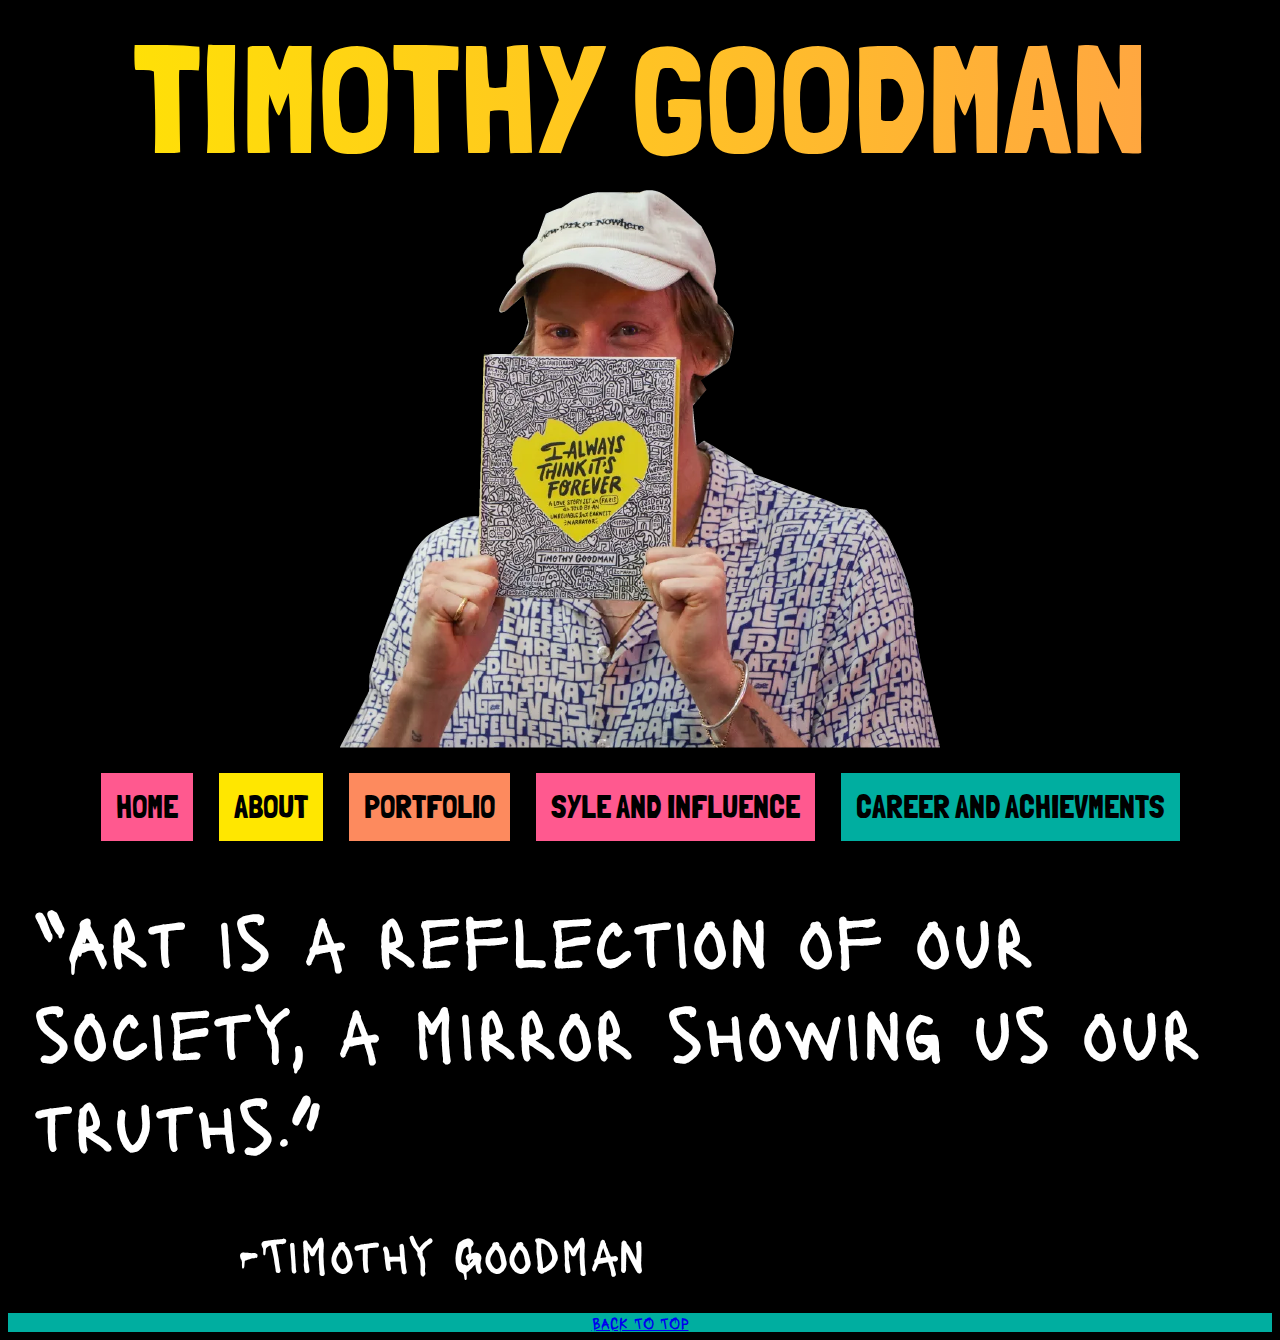
<file: index.html>
<!DOCTYPE html>
<html lang="en">

<head>
    <title>TIMOTHY GOODMAN</title>
    <link rel="preconnect" href="https://fonts.googleapis.com">
    <link rel="preconnect" href="https://fonts.gstatic.com" crossorigin>
    <link href="https://fonts.googleapis.com/css2?family=Hepta+Slab:wght@1..900&family=Lacquer&display=swap" rel="stylesheet">
    <link rel="preconnect" href="https://fonts.googleapis.com">
<link rel="preconnect" href="https://fonts.gstatic.com" crossorigin>
<link href="https://fonts.googleapis.com/css2?family=Hepta+Slab:wght@1..900&family=Lacquer&family=Londrina+Solid:wght@100;300;400;900&display=swap" rel="stylesheet">
    <link rel="stylesheet" href="css/stylesheet.css">
</head>

<body class="body1">
<div class="name">
    TIMOTHY GOODMAN
</div>

<img src="imgs/timothygoodman.png" class="image1" alt="timothy goodman with his book">

<div class="topnav">
    <a class="home" href="index.html">HOME</a>
    <a class="about" href="about.html">ABOUT</a>
    <a class="portfolio" href="portfolio.html">PORTFOLIO</a>
    <a class="influence" href="influence.html">SYLE AND INFLUENCE</a>
    <a class="career" href="careeer.html">CAREER AND ACHIEVMENTS</a>
</div>

<div class="quote">
   “Art is a reflection of our society, a mirror showing us our truths.”
</div>

<div class="citation">
   -Timothy Goodman
</div>


</body>

</html>

<footer>
    <div class="backtotop">
        <a href="#top">BACK TO TOP</a>
        </div>
</footer>
</file>
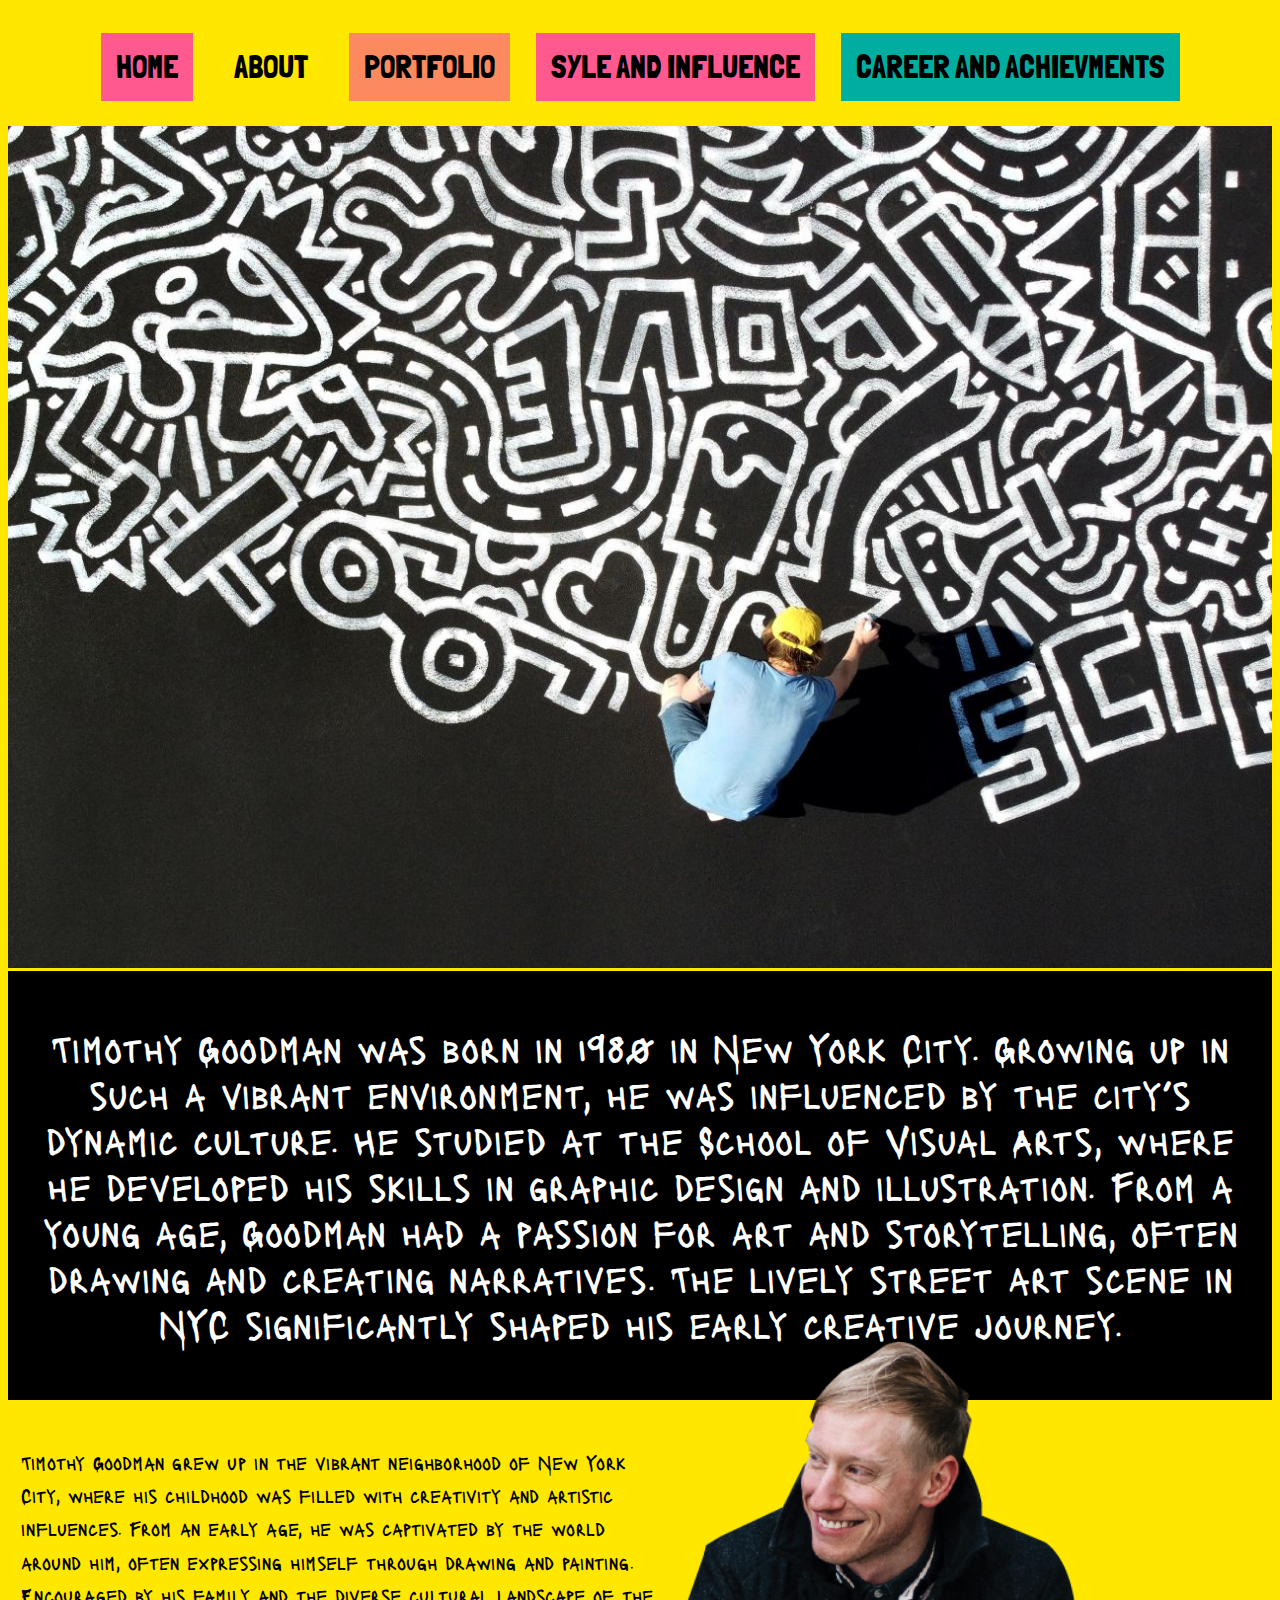
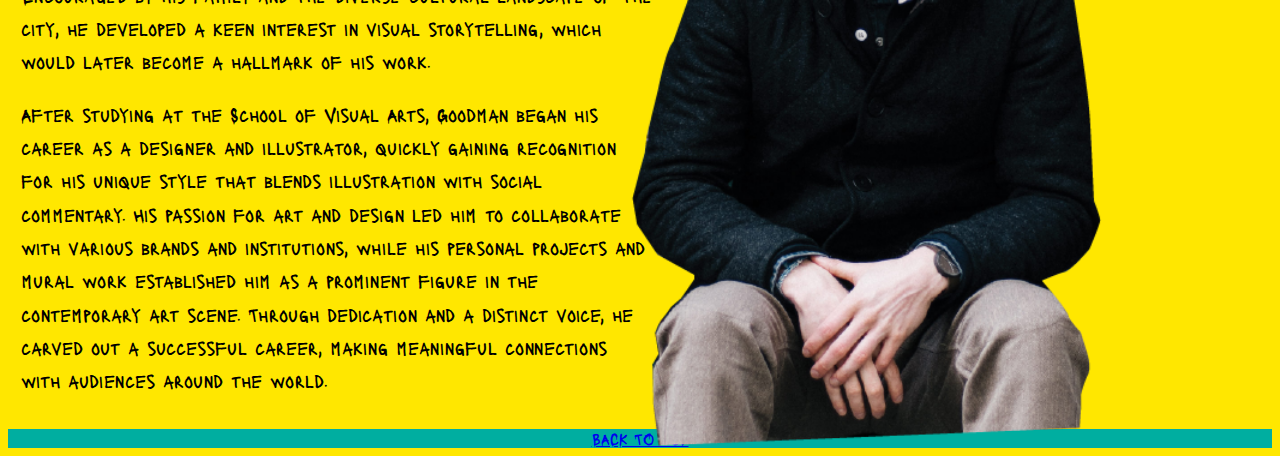
<file: about.html>
<!DOCTYPE html>
<html lang="en">

<head>
<title>ABOUT TIMOTHY</title>
<link rel="preconnect" href="https://fonts.googleapis.com">
<link rel="preconnect" href="https://fonts.gstatic.com" crossorigin>
<link href="https://fonts.googleapis.com/css2?family=Hepta+Slab:wght@1..900&family=Lacquer&display=swap" rel="stylesheet">
<link rel="preconnect" href="https://fonts.googleapis.com">
<link rel="preconnect" href="https://fonts.gstatic.com" crossorigin>
<link href="https://fonts.googleapis.com/css2?family=Hepta+Slab:wght@1..900&family=Lacquer&family=Londrina+Solid:wght@100;300;400;900&display=swap" rel="stylesheet">
<link rel="stylesheet" href="css/stylesheet.css">
</head>

<body class="body3">
    <div class="topnav">
        <a class="home" href="index.html">HOME</a>
        <a class="about" href="about.html">ABOUT</a>
        <a class="portfolio" href="portfolio.html">PORTFOLIO</a>
        <a class="influence" href="influence.html">SYLE AND INFLUENCE</a>
        <a class="career" href="careeer.html">CAREER AND ACHIEVMENTS</a>
    </div>

<div class="standingimg">
<img class="standingimg" src="imgs/painting.jpg" alt="timothy standing">
</div>

<div class="aboutblurb">
    <p>Timothy Goodman was born in 1980 in New York City. Growing up in such a vibrant environment, he was influenced by the city’s dynamic culture. He studied at the School of Visual Arts, where he developed his skills in graphic design and illustration. From a young age, Goodman had a passion for art and storytelling, often drawing and creating narratives. The lively street art scene in NYC significantly shaped his early creative journey.</p>
</div>


<div class="blurb2">
<p>Timothy Goodman grew up in the vibrant neighborhood of New York City, where his childhood was filled with creativity and artistic influences. From an early age, he was captivated by the world around him, often expressing himself through drawing and painting. Encouraged by his family and the diverse cultural landscape of the city, he developed a keen interest in visual storytelling, which would later become a hallmark of his work.</p>
<p>After studying at the School of Visual Arts, Goodman began his career as a designer and illustrator, quickly gaining recognition for his unique style that blends illustration with social commentary. His passion for art and design led him to collaborate with various brands and institutions, while his personal projects and mural work established him as a prominent figure in the contemporary art scene. Through dedication and a distinct voice, he carved out a successful career, making meaningful connections with audiences around the world.</p>
</div>


<div class="sittingpng">
    <img src="imgs/tmmyg.png" alt="timothy goodman sitting">
</div>


<div class="backtotop">
    <a href="#top">BACK TO TOP</a>
    </div>

</body>
</html>
</file>
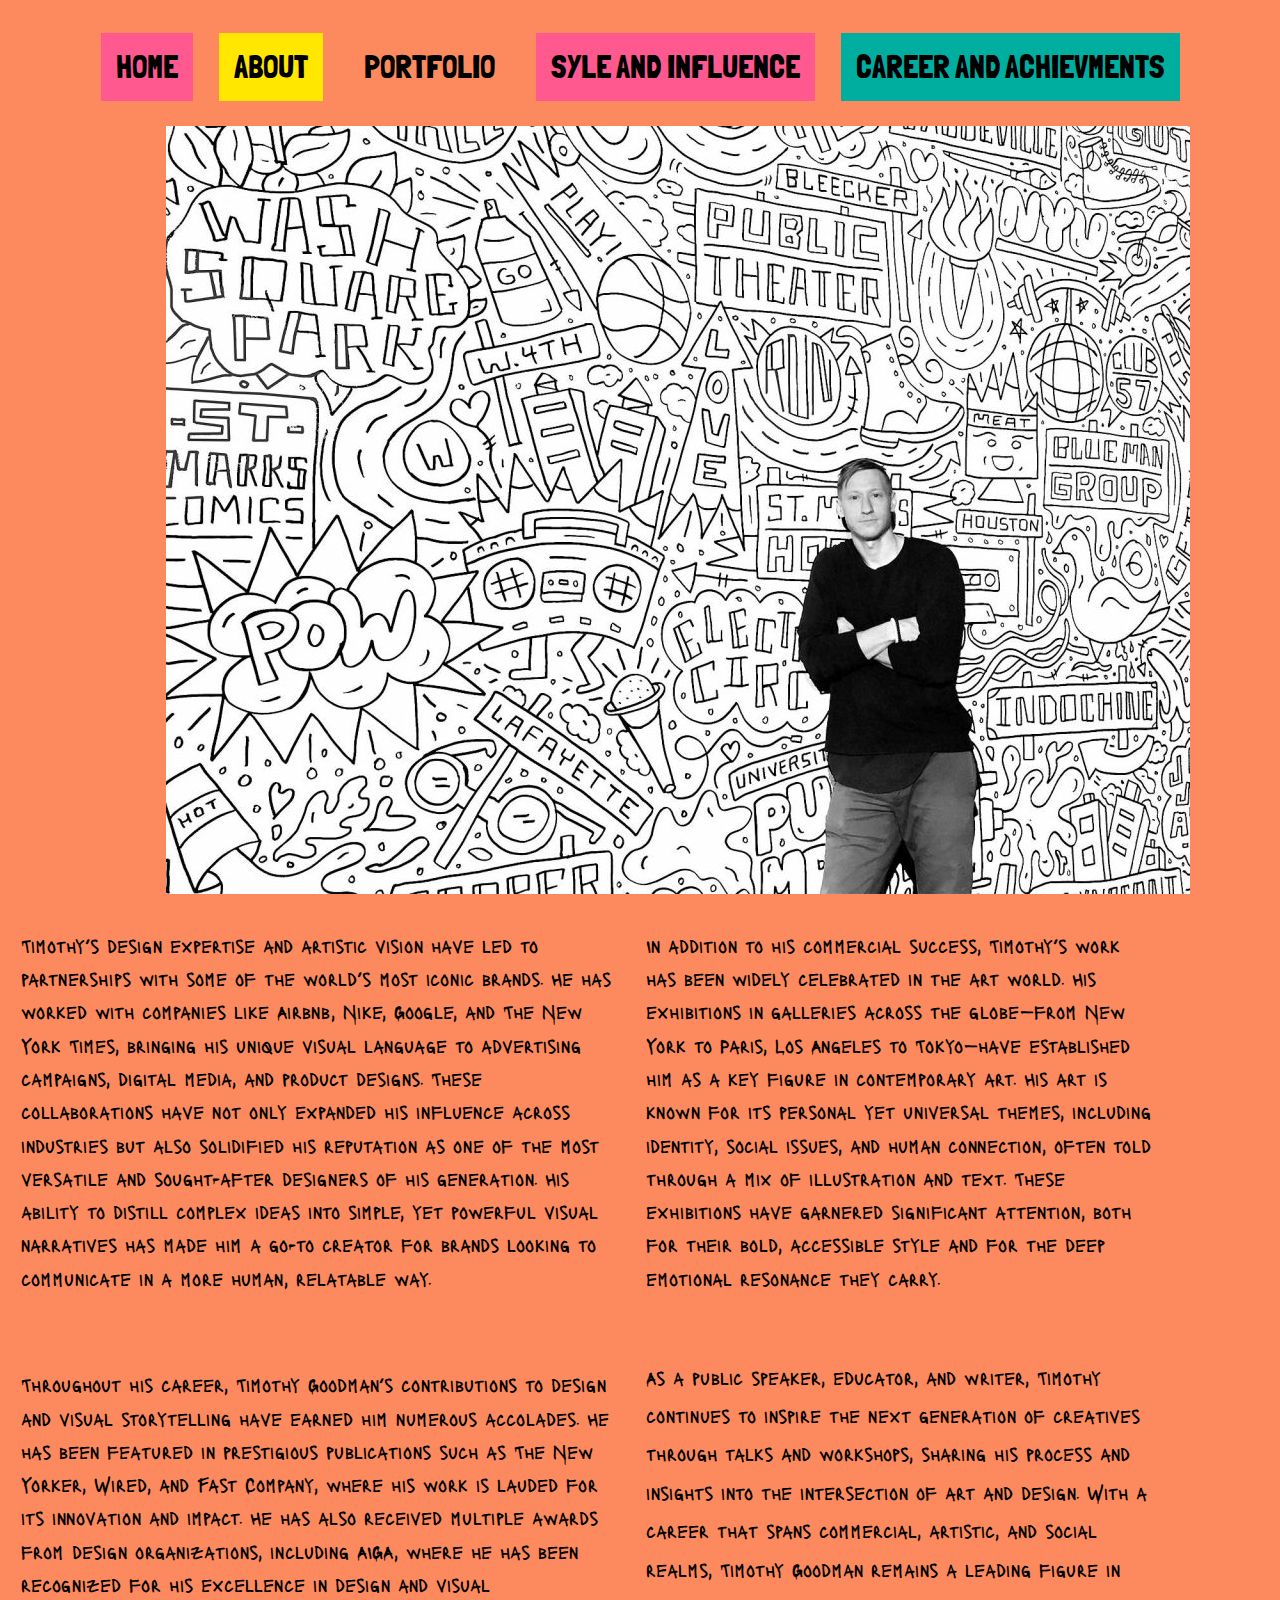
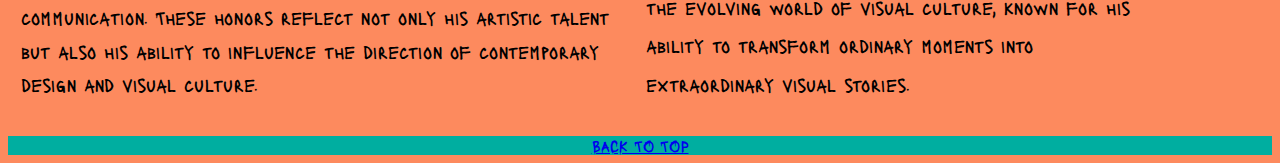
<file: careeer.html>
<!DOCTYPE html>
<html lang="en">

<head>
    <title>CAREER</title>
    <link rel="preconnect" href="https://fonts.googleapis.com">
    <link rel="preconnect" href="https://fonts.gstatic.com" crossorigin>
    <link href="https://fonts.googleapis.com/css2?family=Hepta+Slab:wght@1..900&family=Lacquer&display=swap" rel="stylesheet">
    <link rel="preconnect" href="https://fonts.googleapis.com">
<link rel="preconnect" href="https://fonts.gstatic.com" crossorigin>
<link href="https://fonts.googleapis.com/css2?family=Hepta+Slab:wght@1..900&family=Lacquer&family=Londrina+Solid:wght@100;300;400;900&display=swap" rel="stylesheet">
    <link rel="stylesheet" href="css/stylesheet.css">
</head>

<body class="body4">
    <div class="topnav">
        <a class="home" href="index.html">HOME</a>
        <a class="about" href="about.html">ABOUT</a>
        <a class="portfolio" href="portfolio.html">PORTFOLIO</a>
        <a class="influence" href="influence.html">SYLE AND INFLUENCE</a>
        <a class="career" href="careeer.html">CAREER AND ACHIEVMENTS</a>
    </div>

    <div class="timmystanding">
        <img src="imgs/standing_by_doodles.jpg" alt="Timothy Goodman standing in front of a wall of doodles.">
    </div>
    
    <div class="blurbs">
        <p class="careerblurb">Timothy’s design expertise and artistic vision have led to partnerships with some of the world’s most iconic brands. He has worked with companies like Airbnb, Nike, Google, and The New York Times, bringing his unique visual language to advertising campaigns, digital media, and product designs. These collaborations have not only expanded his influence across industries but also solidified his reputation as one of the most versatile and sought-after designers of his generation. His ability to distill complex ideas into simple, yet powerful visual narratives has made him a go-to creator for brands looking to communicate in a more human, relatable way.</p>

        <p class="careerblurb2">In addition to his commercial success, Timothy’s work has been widely celebrated in the art world. His exhibitions in galleries across the globe—from New York to Paris, Los Angeles to Tokyo—have established him as a key figure in contemporary art. His art is known for its personal yet universal themes, including identity, social issues, and human connection, often told through a mix of illustration and text. These exhibitions have garnered significant attention, both for their bold, accessible style and for the deep emotional resonance they carry.</p>

        <p class="careerblurb3">Throughout his career, Timothy Goodman’s contributions to design and visual storytelling have earned him numerous accolades. He has been featured in prestigious publications such as The New Yorker, Wired, and Fast Company, where his work is lauded for its innovation and impact. He has also received multiple awards from design organizations, including AIGA, where he has been recognized for his excellence in design and visual communication. These honors reflect not only his artistic talent but also his ability to influence the direction of contemporary design and visual culture.</p>

        <p class="careerblurb4">As a public speaker, educator, and writer, Timothy continues to inspire the next generation of creatives through talks and workshops, sharing his process and insights into the intersection of art and design. With a career that spans commercial, artistic, and social realms, Timothy Goodman remains a leading figure in the evolving world of visual culture, known for his ability to transform ordinary moments into extraordinary visual stories.</p>
     </div>
</body>
</html>

<footer>
    <div class="backtotop">
        <a href="#top">BACK TO TOP</a>
        </div>
</footer>
</file>
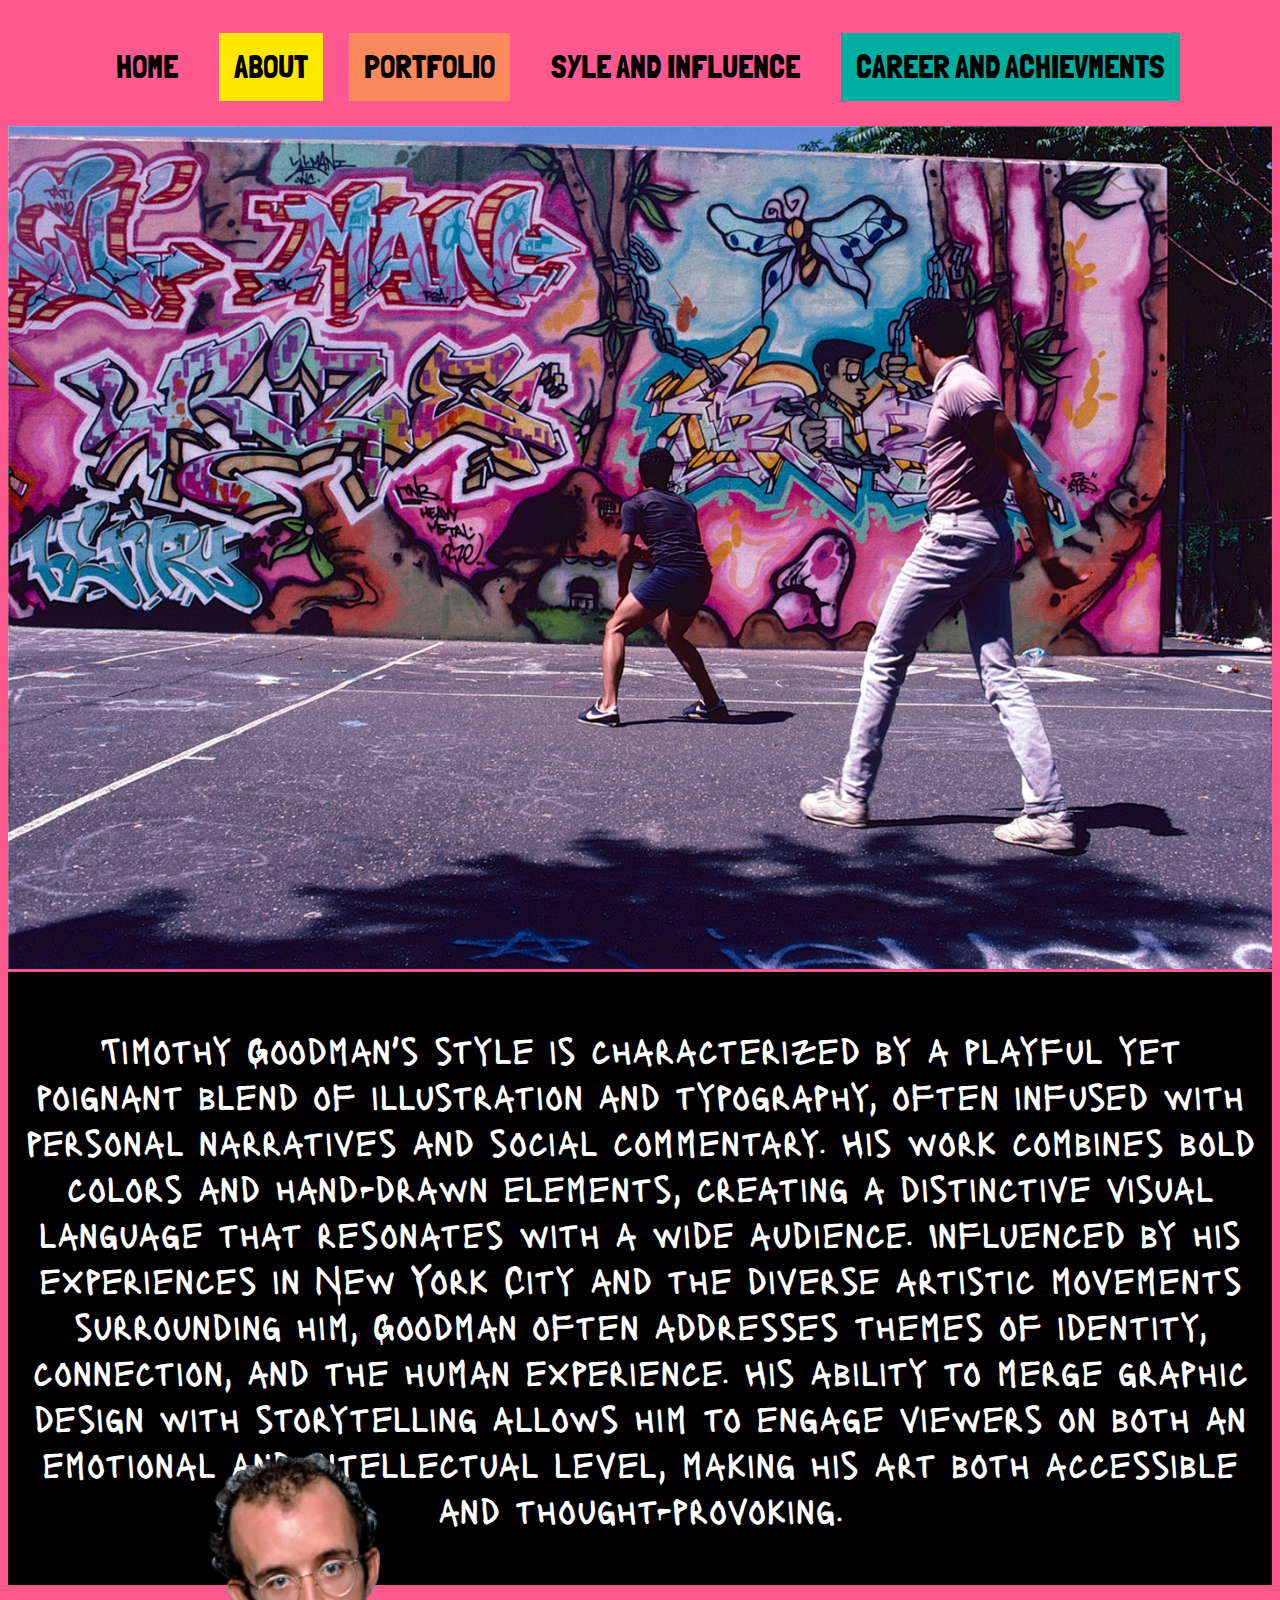
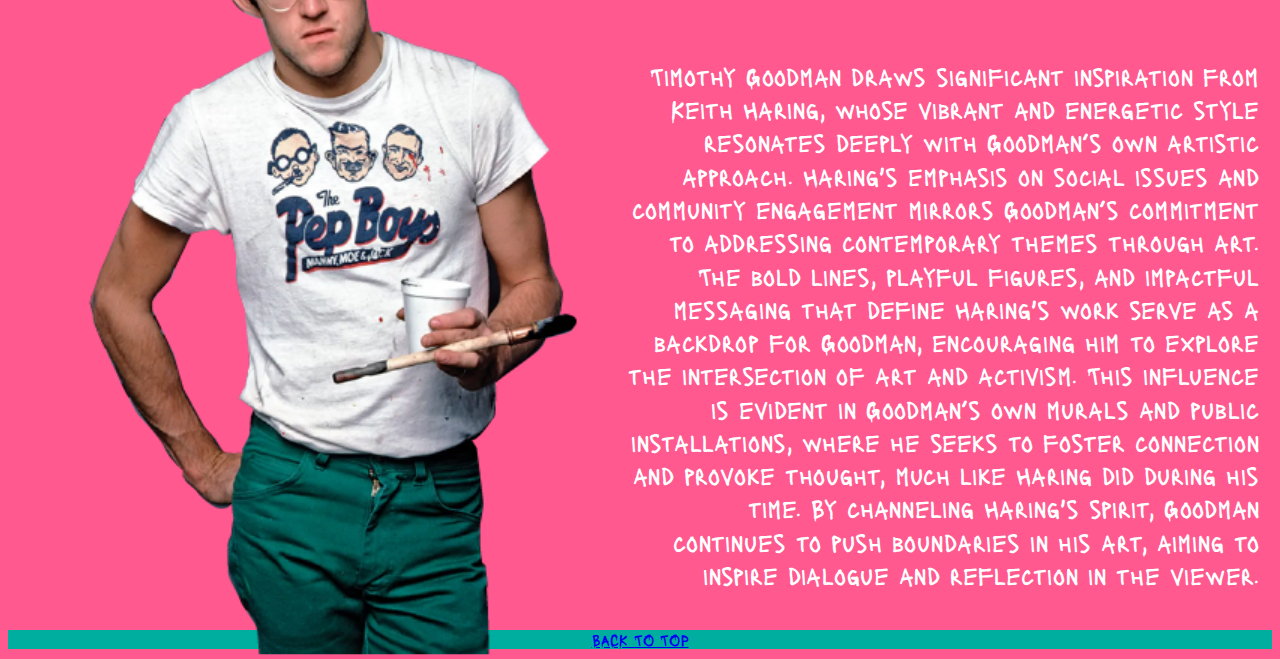
<file: influence.html>
<!DOCTYPE html>
<html lang="en">

<head>
    <title>INFLUENCE</title>
    <link rel="stylesheet" href="css/stylesheet.css">
    <link rel="preconnect" href="https://fonts.googleapis.com">
    <link rel="preconnect" href="https://fonts.gstatic.com" crossorigin>
    <link href="https://fonts.googleapis.com/css2?family=Hepta+Slab:wght@1..900&family=Lacquer&display=swap" rel="stylesheet">
    <link rel="preconnect" href="https://fonts.googleapis.com">
<link rel="preconnect" href="https://fonts.gstatic.com" crossorigin>
<link href="https://fonts.googleapis.com/css2?family=Hepta+Slab:wght@1..900&family=Lacquer&family=Londrina+Solid:wght@100;300;400;900&display=swap" rel="stylesheet">
</head>

<body class="body2">
    <div class="topnav">
        <a class="home" href="index.html">HOME</a>
        <a class="about" href="about.html">ABOUT</a>
        <a class="portfolio" href="portfolio.html">PORTFOLIO</a>
        <a class="influence" href="influence.html">SYLE AND INFLUENCE</a>
        <a class="career" href="careeer.html">CAREER AND ACHIEVMENTS</a>
    </div>

    <div class="graffitiimg">
        <img class="graffiti" src="imgs/dudedude.jpg" alt="1980's graffitti">
    </div>

    <div class="blurb4">
        <p>Timothy Goodman's style is characterized by a playful yet poignant blend of illustration and typography, often infused with personal narratives and social commentary. His work combines bold colors and hand-drawn elements, creating a distinctive visual language that resonates with a wide audience. Influenced by his experiences in New York City and the diverse artistic movements surrounding him, Goodman often addresses themes of identity, connection, and the human experience. His ability to merge graphic design with storytelling allows him to engage viewers on both an emotional and intellectual level, making his art both accessible and thought-provoking.</p>
    </div>


    <div class="keithstanding">
        <img src="imgs/keithstanding.png" at="keith standing">
    </div>
    <div class="harringblurb">
        <p>Timothy Goodman draws significant inspiration from Keith Haring, whose vibrant and energetic style resonates deeply with Goodman’s own artistic approach. Haring's emphasis on social issues and community engagement mirrors Goodman’s commitment to addressing contemporary themes through art. The bold lines, playful figures, and impactful messaging that define Haring's work serve as a backdrop for Goodman, encouraging him to explore the intersection of art and activism. This influence is evident in Goodman’s own murals and public installations, where he seeks to foster connection and provoke thought, much like Haring did during his time. By channeling Haring's spirit, Goodman continues to push boundaries in his art, aiming to inspire dialogue and reflection in the viewer.</p>
    </div>

    <div class="backtotop">
        <a href="#top">BACK TO TOP</a>
        </div>

</body>
</html>
</file>
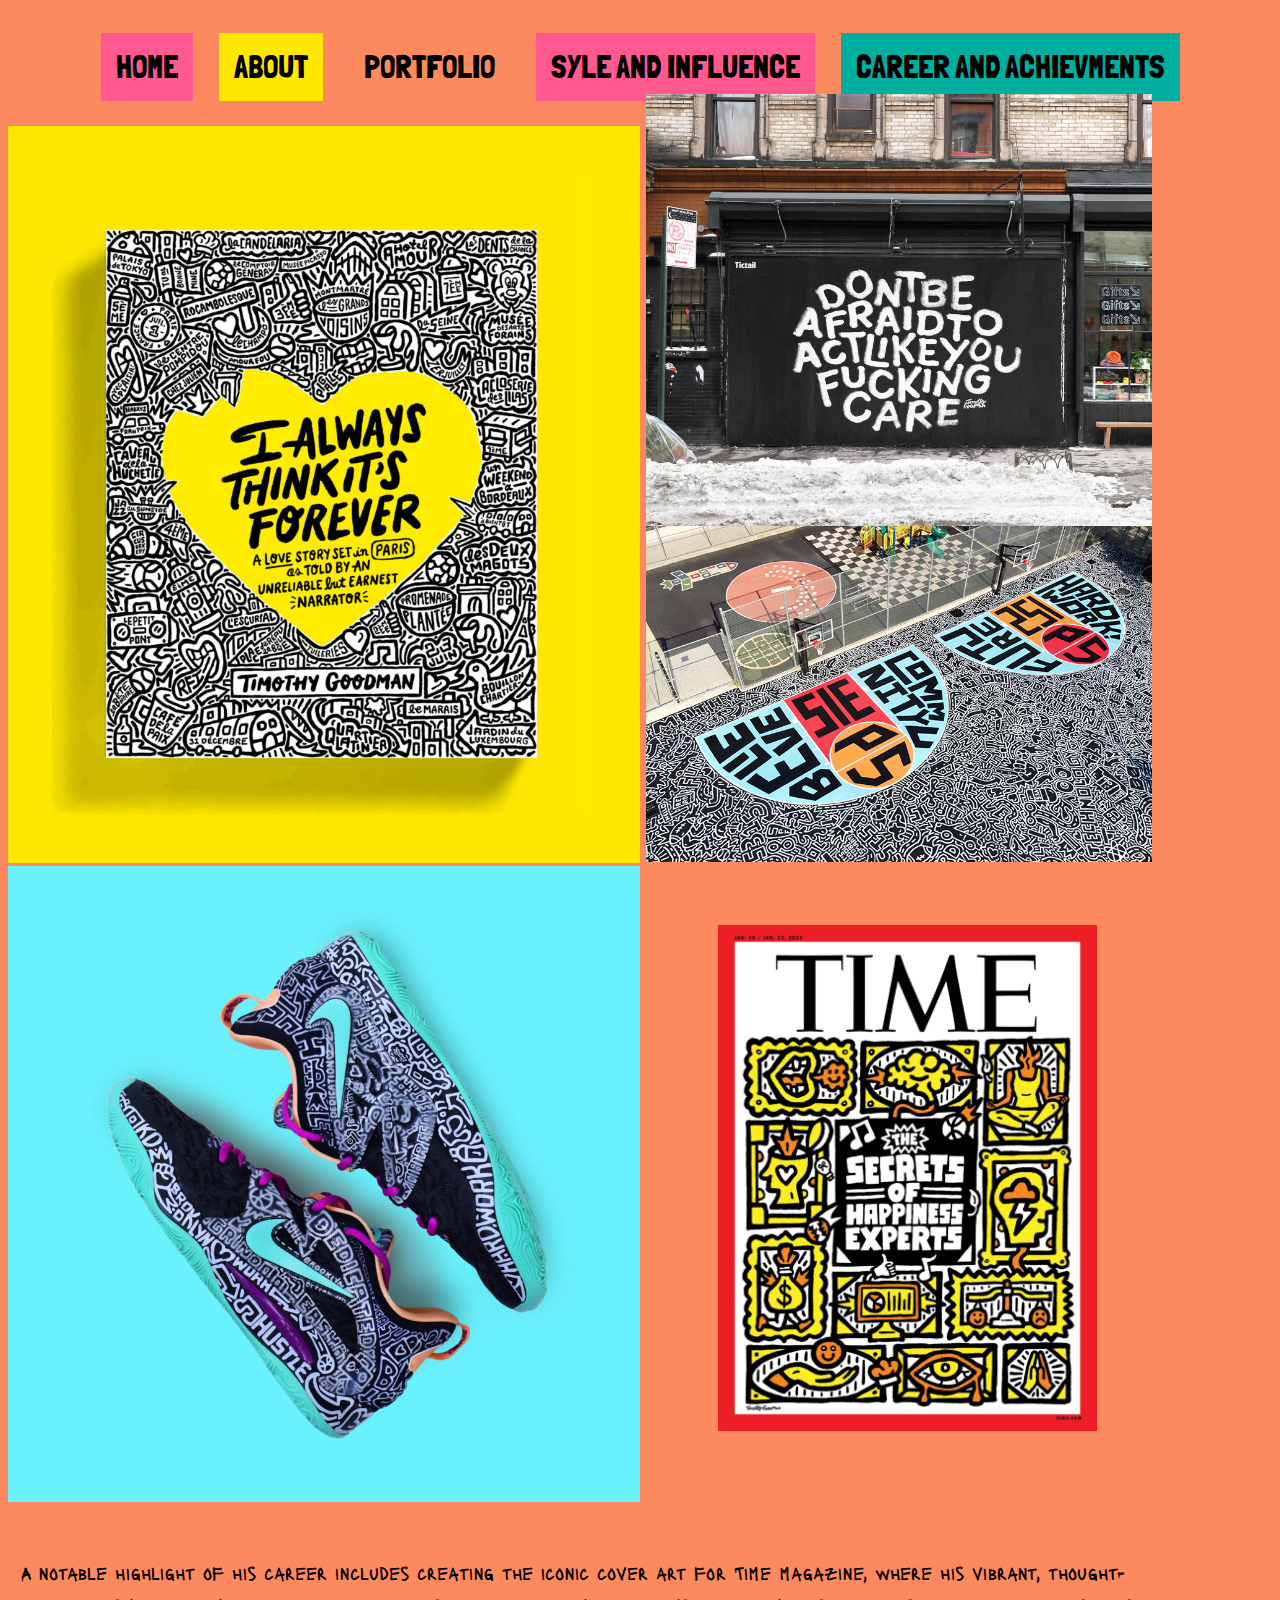
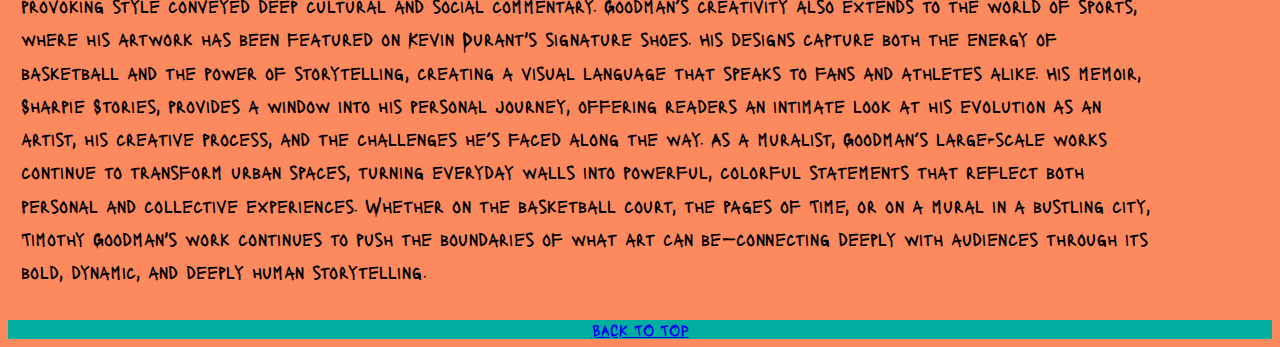
<file: portfolio.html>
<!DOCTYPE html>
<html lang="en">

<head>
    <title>PORTFOLIO</title>
    <link rel="preconnect" href="https://fonts.googleapis.com">
    <link rel="preconnect" href="https://fonts.gstatic.com" crossorigin>
    <link href="https://fonts.googleapis.com/css2?family=Hepta+Slab:wght@1..900&family=Lacquer&display=swap" rel="stylesheet">
    <link rel="preconnect" href="https://fonts.googleapis.com">
<link rel="preconnect" href="https://fonts.gstatic.com" crossorigin>
<link href="https://fonts.googleapis.com/css2?family=Hepta+Slab:wght@1..900&family=Lacquer&family=Londrina+Solid:wght@100;300;400;900&display=swap" rel="stylesheet">
    <link rel="stylesheet" href="css/stylesheet.css">
</head>
<body class="body4">
    <div class="topnav">
        <a class="home" href="index.html">HOME</a>
        <a class="about" href="about.html">ABOUT</a>
        <a class="portfolio" href="portfolio.html">PORTFOLIO</a>
        <a class="influence" href="influence.html">SYLE AND INFLUENCE</a>
        <a class="career" href="careeer.html">CAREER AND ACHIEVMENTS</a>
    </div>
    
<img class="bookcover" src="imgs/bookcover.jpg" alt="timothy goodmans memoir cover.">
<img class="mural" src="imgs/tictail_mural.jpg" alt="mural timothy made">
<img class="shoes" src="imgs/nikeshoe.jpg" alt="shoe made between kevin durant and timothy goodman">
<img class="bball" src="imgs/court.jpg" alt="basketball coourt timohty painted">
<img class="time" src="imgs/timecover.webp" alt="time magazine cover made by timothy">

<p class="blurb6">A notable highlight of his career includes creating the iconic cover art for Time magazine, where his vibrant, thought-provoking style conveyed deep cultural and social commentary. Goodman’s creativity also extends to the world of sports, where his artwork has been featured on Kevin Durant's signature shoes. His designs capture both the energy of basketball and the power of storytelling, creating a visual language that speaks to fans and athletes alike. His memoir, Sharpie Stories, provides a window into his personal journey, offering readers an intimate look at his evolution as an artist, his creative process, and the challenges he’s faced along the way. As a muralist, Goodman’s large-scale works continue to transform urban spaces, turning everyday walls into powerful, colorful statements that reflect both personal and collective experiences. Whether on the basketball court, the pages of Time, or on a mural in a bustling city, Timothy Goodman's work continues to push the boundaries of what art can be—connecting deeply with audiences through its bold, dynamic, and deeply human storytelling.</p>
</body>





</html>

<footer>
    <div class="backtotop">
        <a href="#top">BACK TO TOP</a>
        </div>
</footer>
</file>
<file: css/stylesheet.css>
.body1 {
    background-color:black;
  }

.body1{
    font-family: 'Lacquer', sans serif;
    color: white;
}

.name{
    font-size: 12vw;
    font-family: "Londrina Solid", sans-serif;
    font-weight: 400;
    text-align: center;
    --bg-size: 400%;
  --color-one: #FFE700;
  --color-two: #FF598F;
  background: linear-gradient(
      90deg,
      var(--color-one),
      var(--color-two),
      var(--color-one)
    )
    0 0 / var(--bg-size) 100%;
  color: transparent;
  background-clip: text;
}

@media (prefers-reduced-motion: no-preference) {
  .name {
    animation: move-bg 8s linear infinite;
  }
  @keyframes move-bg {
    to {
      background-position: var(--bg-size) 0;
    }
  }
}



.image1{
    max-width: 100%;
    display: block;
  margin-left: auto;
  margin-right: auto;
  
}

.topnav{
      padding: 15px;
      position: relative;
      float: center;
      font-size: 2.5vw;
      text-align: cetner;
      font-family: "Londrina Solid", sans-serif;
      max-width: fit-content;
    margin-left: auto;
    margin-right: auto;

  }

.about{
    color:black;
    text-decoration: none;
    transition: 0.2s;
    background-color:#FFE700;
    padding: 15px;
    width:auto;
    display:inline-block;
    margin: 10px;
}

.about:hover{
    color: white;
}

.portfolio{
    color:black;
    text-decoration: none;
    transition: 0.2s;
    background-color:#FD8A5E;
    padding: 15px;
    width:auto;
    display:inline-block ;
    margin: 10px;
  
}

.portfolio:hover{
    color: #FFE700;
}

.influence{
    color:black;
    text-decoration: none;
    transition: 0.2s;
    background-color:#FF598F;
    padding: 15px;
    width:auto;
    display:inline-block ;
    margin: 10px;
  
}

.influence:hover{
    color: #FD8A5E;
}

.career{
    color:black;
    text-decoration: none;
    transition: 0.2s;
    background-color:#00AEA0;
    padding: 15px;
    width:auto;
    display:inline-block ;
    margin: 10px;
  
}

.career:hover{
    color: #FF598F;
}


.quote{
  font-size: 6vw;
  padding: 25px;
}

.citation{
  font-size: 4vw;
  margin-left: 200px;
  padding: 30px;
}

.backtotop{
  color:black;
    text-decoration: none;
    transition: 0.2s;
    background-color:#00AEA0;
    text-align: center;

}

#footer {
  background: #F1ECC2;
  max-width: 100%;
  max-height: 100%;
  padding: 15px;
}

.home{
  color:black;
  text-decoration: none;
  transition: 0.2s;
  background-color:#FF598F;
  padding: 15px;
  width:auto;
  display:inline-block ;
  margin: 10px;

}

.home:hover{
  color: #FD8A5E;
}

.body2{
  font-family: 'Lacquer', sans serif;
  color: white;
  background-color: #FF598F;
}

.graffiti{
  max-width: 100%;
  margin: 0px;
  padding: 0px;
}

.blurb4{
  color:white;
    background-color:black;
    width:auto;
    display:inline-block ;
    padding:15px;
    font-size: 3vw;
    text-align: center;
}


.keithstanding{
  position: relative;
  display: inline-block;
  scale: 1.5;
  bottom: 80px;
}

.harringblurb{
  display: inline-block;
  width: 50%;
  padding: 1%;
  font-size: 2vw;
  text-align: right;
  color: white;
  font-weight: normal;
  line-height: 2.6vw;
}

.body3{
  background-color: #FFE700;
  font-family: 'Lacquer', sans serif;
}

.aboutblurb{
  color:white;
    background-color:black;
    width:auto;
    display:inline-block ;
    padding:15px;
    font-size: 3vw;
    text-align: center;
}

.blurb2{
  display: inline-block;
  width: 50%;
  padding: 1%;
  font-size: 1.5vw;
  text-align: left;
  color: black;
  font-weight: normal;
  line-height: 2.6vw;
}

.blurb3{
 display: inline-block;
  width: 50%;
  padding: 1%;
  font-size: 1.5vw;
  text-align:left;
  color: black;
  font-weight: normal;
  line-height: 2.6vw;
}

  .sittingpng{
    display: inline-block;
    scale: 1.2;
  }

  .standingimg{
    max-width: 100%;
    height: auto;
    margin-left: auto;
    margin-right: auto;
  }

  .body4{
    background-color:#00AEA0;
    font-family: 'Lacquer', sans serif;
    color: white;
  }

  .timmystanding{
    display: block;
  margin-left: auto;
  margin-right: auto;
  width: 75%;
  }

  .careerblurb{
    display: inline-block;
  width: 47%;
  padding: 1%;
  font-size: 1.5vw;
  text-align: left;
  color: black;
  font-weight: normal;
  line-height: 2.6vw;
  transition: 0.2s;
  }

  .careerblurb:hover{
    color: white;
  }

  .careerblurb2{
  display: inline-block;
  width: 40%;
  padding: 1%;
  font-size: 1.5vw;
  text-align: left;
  color: black;
  font-weight: normal;
  line-height: 2.6vw;
  transition: 0.2s;
  }

  .careerblurb2:hover{
    color: white;
  }

  .careerblurb3{
    display: inline-block;
    width: 47%;
    padding: 1%;
    font-size: 1.5vw;
    text-align: left;
    color: black;
    font-weight: normal;
    line-height: 2.6vw;
    transition: 0.2s;
    }

    .careerblurb3:hover{
      color: white;
    }

    .careerblurb4{
      display: inline-block;
      width: 40%;
      padding: 1%;
      font-size: 1.5vw;
      text-align: left;
      color: black;
      font-weight: normal;
      line-height: 3vw;
      transition: 0.2s;
      }

      .careerblurb4:hover{
        color: white;
      }

  .body4{
    font-family: 'Lacquer', sans serif;
    color: white;
    background-color: #FD8A5E;
  }

  .bookcover{
    display: inline-block;
      max-width: 50%;
      max-height: 50%;
  }

  .bball{
    display: inline-block;
    max-width: 40%;
      max-height: 40%;
      position: relative;
      bottom: 640px;
  }


  .mural{
    display: inline-block;
    max-width: 40%;
      max-height: 40%;
     position: relative;
     bottom: 310px;
  }
  

  .time{
    display: inline-block;
    max-width: 30%;
    max-height: 30%;
    position: relative;
    left: 710px;
    bottom: 690px;
    margin-bottom: -600px;
  }

  .shoes{
    display: inline-block;
    max-width: 50%;
    max-height: 50%;
  }

  .blurb6{
    display: inline-block;
  width: 90%;
  padding: 1%;
  font-size: 1.5vw;
  text-align: left;
  color: black;
  font-weight: normal;
  line-height: 2.6vw;
  transition: 0.2s;
  }
</file>
